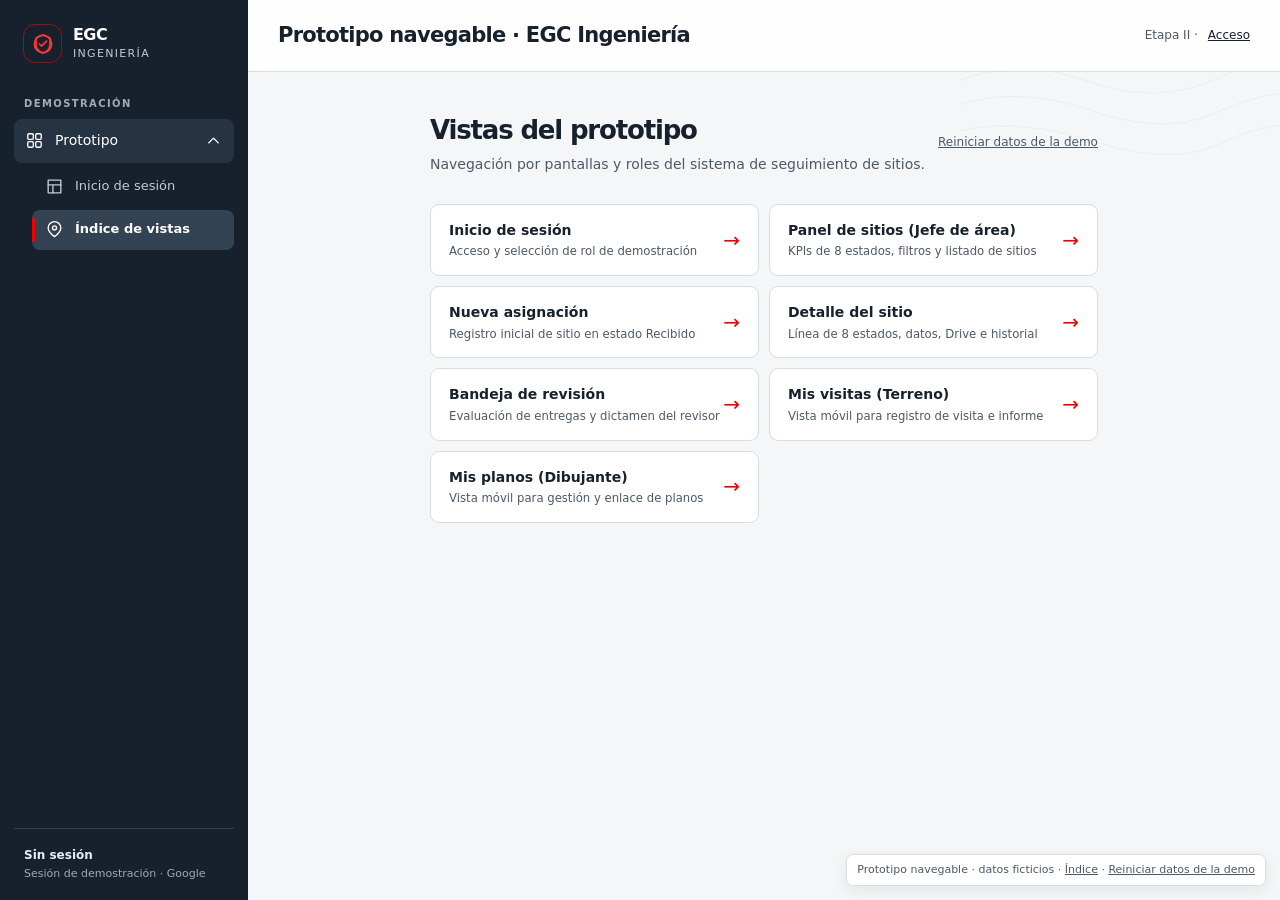
<file: index.html>
<!doctype html>
<html lang="es">
<head>
  <meta charset="utf-8">
  <meta name="viewport" content="width=device-width, initial-scale=1">
  <meta name="theme-color" content="#17212d">
  <title>Índice del prototipo · EGC Ingeniería</title>
  <link rel="stylesheet" href="styles.css">
  <script type="module" src="app.js"></script>
</head>
<body>
  <div class="app">
    <aside class="side"></aside>

    <div class="main">
      <header class="top">
        <h1>Prototipo navegable · EGC Ingeniería</h1>
        <div class="u">Etapa II · <a href="login.html">Acceso</a></div>
      </header>

      <main class="index-page">
        <div class="index-heading">
          <div>
            <h1>Vistas del prototipo</h1>
            <p>Navegación por pantallas y roles del sistema de seguimiento de sitios.</p>
          </div>
        </div>

        <div class="index-grid">
          <a class="index-link" href="login.html">
            <div>
              <strong>Inicio de sesión</strong>
              <small>Acceso y selección de rol de demostración</small>
            </div>
            <span class="index-arrow" aria-hidden="true">→</span>
          </a>

          <a class="index-link" href="panel.html?rol=jefe">
            <div>
              <strong>Panel de sitios (Jefe de área)</strong>
              <small>KPIs de 8 estados, filtros y listado de sitios</small>
            </div>
            <span class="index-arrow" aria-hidden="true">→</span>
          </a>

          <a class="index-link" href="asignacion.html?rol=jefe">
            <div>
              <strong>Nueva asignación</strong>
              <small>Registro inicial de sitio en estado Recibido</small>
            </div>
            <span class="index-arrow" aria-hidden="true">→</span>
          </a>

          <a class="index-link" href="detalle.html?rol=jefe">
            <div>
              <strong>Detalle del sitio</strong>
              <small>Línea de 8 estados, datos, Drive e historial</small>
            </div>
            <span class="index-arrow" aria-hidden="true">→</span>
          </a>

          <a class="index-link" href="revisor.html?rol=revisor">
            <div>
              <strong>Bandeja de revisión</strong>
              <small>Evaluación de entregas y dictamen del revisor</small>
            </div>
            <span class="index-arrow" aria-hidden="true">→</span>
          </a>

          <a class="index-link" href="terreno.html?rol=terreno">
            <div>
              <strong>Mis visitas (Terreno)</strong>
              <small>Vista móvil para registro de visita e informe</small>
            </div>
            <span class="index-arrow" aria-hidden="true">→</span>
          </a>

          <a class="index-link" href="dibujante.html?rol=dibujante">
            <div>
              <strong>Mis planos (Dibujante)</strong>
              <small>Vista móvil para gestión y enlace de planos</small>
            </div>
            <span class="index-arrow" aria-hidden="true">→</span>
          </a>
        </div>
      </main>
    </div>
  </div>

  <div class="demo">Prototipo navegable · datos ficticios · <a href="index.html"><u>Índice</u></a></div>
</body>
</html>
</file>
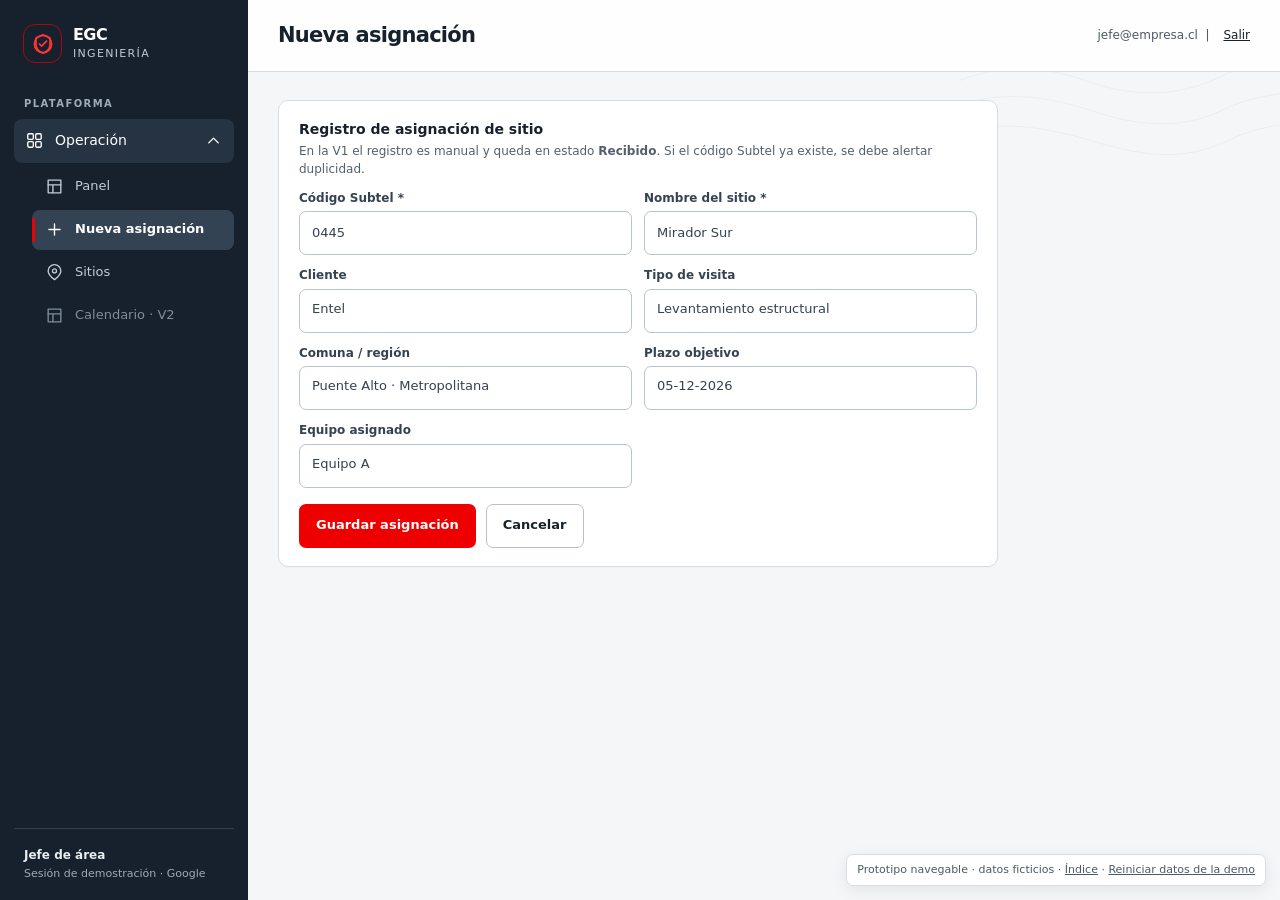
<file: asignacion.html>
<!doctype html>
<html lang="es">
<head>
  <meta charset="utf-8">
  <meta name="viewport" content="width=device-width, initial-scale=1">
  <meta name="theme-color" content="#17212d">
  <title>Nueva asignación · EGC Ingeniería</title>
  <link rel="stylesheet" href="styles.css">
  <script type="module" src="app.js"></script>
</head>
<body>
  <div class="app">
    <aside class="side"></aside>

    <div class="main">
      <header class="top">
        <h1>Nueva asignación</h1>
        <div class="u">jefe@empresa.cl &nbsp;|&nbsp; <a href="login.html">Salir</a></div>
      </header>

      <main class="content">
        <div class="card" style="max-width:720px">
          <b>Registro de asignación de sitio</b>
          <p style="font-size:12px;color:#52606d;margin-top:4px">
            En la V1 el registro es manual y queda en estado <b>Recibido</b>. Si el código Subtel ya existe, se debe alertar duplicidad.
          </p>

          <form id="form-asignacion" novalidate>
          <div style="display:grid;grid-template-columns:repeat(auto-fit,minmax(220px,1fr));gap:12px;margin-top:12px">
            <div>
              <label for="codigo" style="display:block;font-size:12px;margin-bottom:4px">Código Subtel *</label>
              <input class="in" id="codigo" name="codigo" type="text" value="0445" autocomplete="off" inputmode="numeric" aria-describedby="aviso-duplicado" style="width:100%">
            </div>
            <div>
              <label for="nombre" style="display:block;font-size:12px;margin-bottom:4px">Nombre del sitio *</label>
              <input class="in" id="nombre" name="nombre" type="text" value="Mirador Sur" autocomplete="off" style="width:100%">
            </div>
            <div>
              <label style="display:block;font-size:12px;margin-bottom:4px">Cliente</label>
              <div class="in">Entel</div>
            </div>
            <div>
              <label style="display:block;font-size:12px;margin-bottom:4px">Tipo de visita</label>
              <div class="in">Levantamiento estructural</div>
            </div>
            <div>
              <label style="display:block;font-size:12px;margin-bottom:4px">Comuna / región</label>
              <div class="in">Puente Alto · Metropolitana</div>
            </div>
            <div>
              <label style="display:block;font-size:12px;margin-bottom:4px">Plazo objetivo</label>
              <div class="in">05-12-2026</div>
            </div>
            <div>
              <label style="display:block;font-size:12px;margin-bottom:4px">Equipo asignado</label>
              <div class="in">Equipo A</div>
            </div>
          </div>

          <div id="aviso-duplicado" class="warn" role="alert" aria-live="polite" hidden style="margin-top:14px"></div>

          <div style="display:flex;gap:10px;margin-top:16px;flex-wrap:wrap">
            <button class="btn" type="submit" id="guardar">Guardar asignación</button>
            <a class="btn g" href="panel.html">Cancelar</a>
          </div>
          </form>
        </div>
      </main>
    </div>
  </div>

  <div class="demo">Prototipo navegable · datos ficticios · <a href="index.html"><u>Índice</u></a></div>
</body>
</html>
</file>
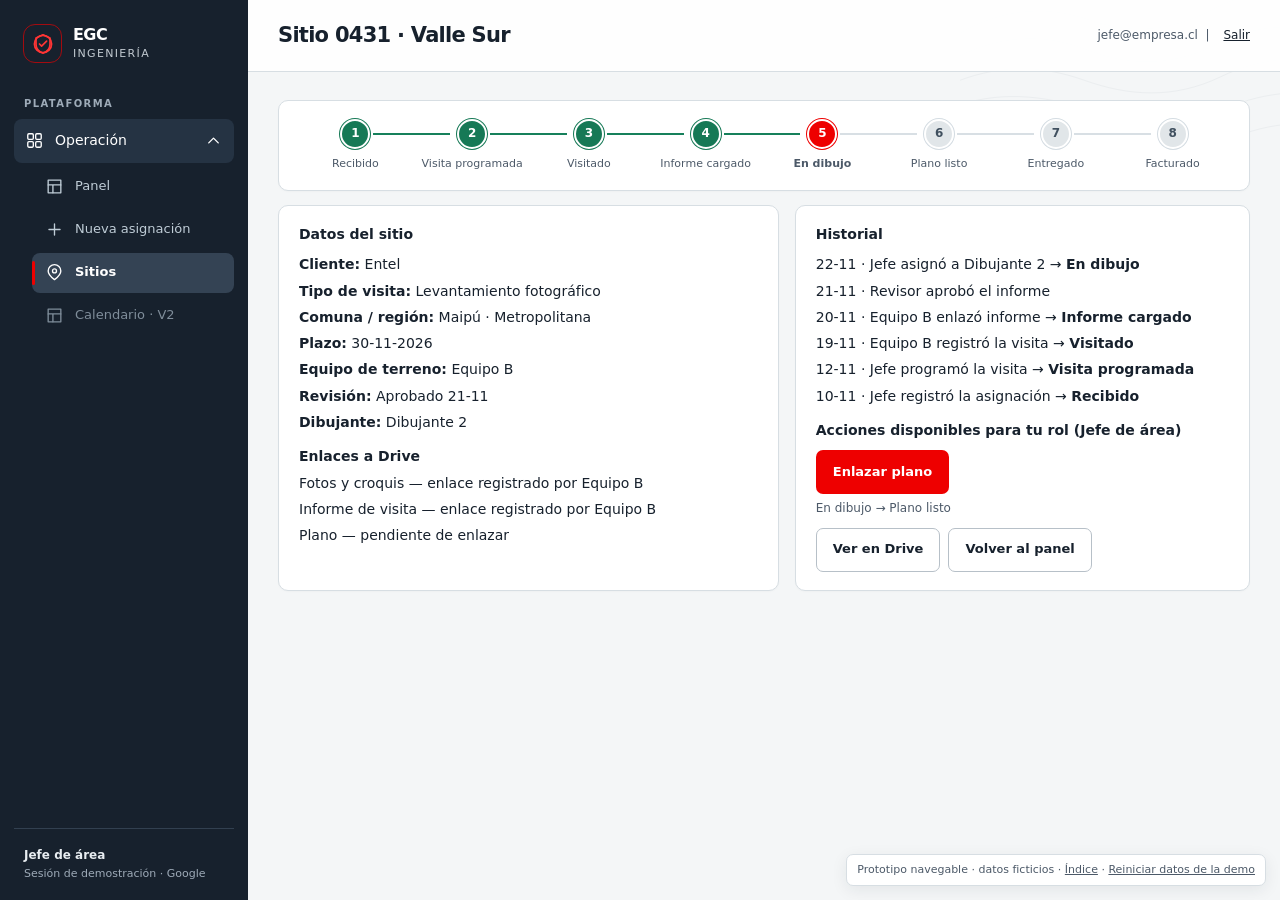
<file: detalle.html>
<!doctype html>
<html lang="es">
<head>
  <meta charset="utf-8">
  <meta name="viewport" content="width=device-width, initial-scale=1">
  <meta name="theme-color" content="#17212d">
  <title>Detalle del sitio · EGC Ingeniería</title>
  <link rel="stylesheet" href="styles.css">
  <script type="module" src="app.js"></script>
</head>
<body>
  <div class="app">
    <aside class="side"></aside>

    <div class="main">
      <header class="top">
        <h1>Sitio 0431 · Valle Sur</h1>
        <div class="u">&nbsp;</div>
      </header>

      <main class="content">
        <div class="card mb-3">
          <div class="steps" id="detalle-pasos" aria-label="Progreso de 8 estados del sitio"></div>
        </div>

        <div class="grid2">
          <div class="card" id="detalle-datos"></div>
          <div class="card" id="detalle-historial"></div>
        </div>
      </main>
    </div>
  </div>

  <div class="demo">Prototipo navegable · datos ficticios · <a href="index.html"><u>Índice</u></a></div>
</body>
</html>
</file>
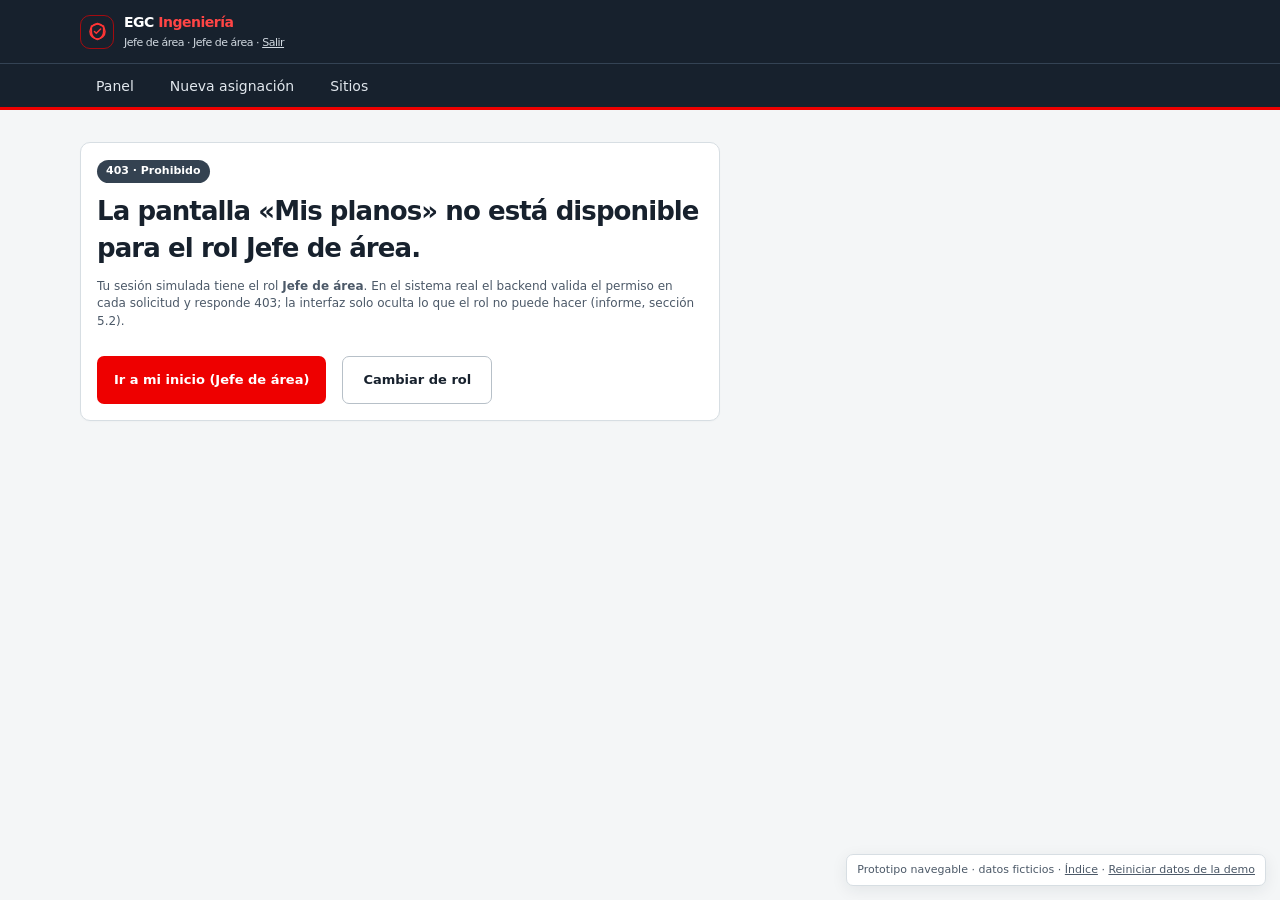
<file: dibujante.html>
<!doctype html>
<html lang="es">
<head>
  <meta charset="utf-8">
  <meta name="viewport" content="width=device-width, initial-scale=1">
  <meta name="theme-color" content="#17212d">
  <title>Mis planos · Dibujante · EGC Ingeniería</title>
  <link rel="stylesheet" href="styles.css">
  <script type="module" src="app.js"></script>
</head>
<body>
  <div class="mov">
    <div class="bar">Dibujante · Dibujante 2 · <a href="login.html">Salir</a></div>

    <main class="cuerpo">
      <h2>Asignaciones de dibujo</h2>

      <div class="card">
        <p class="text-sm text-muted">
          Trabaja sobre sitios asignados y enlaza el plano finalizado para avanzar a <b>Plano listo</b>.
        </p>
      </div>

      <div class="lista-sitios" data-lista></div>
    </main>
  </div>

  <div class="demo">Prototipo navegable · datos ficticios · <a href="index.html"><u>Índice</u></a></div>
</body>
</html>
</file>
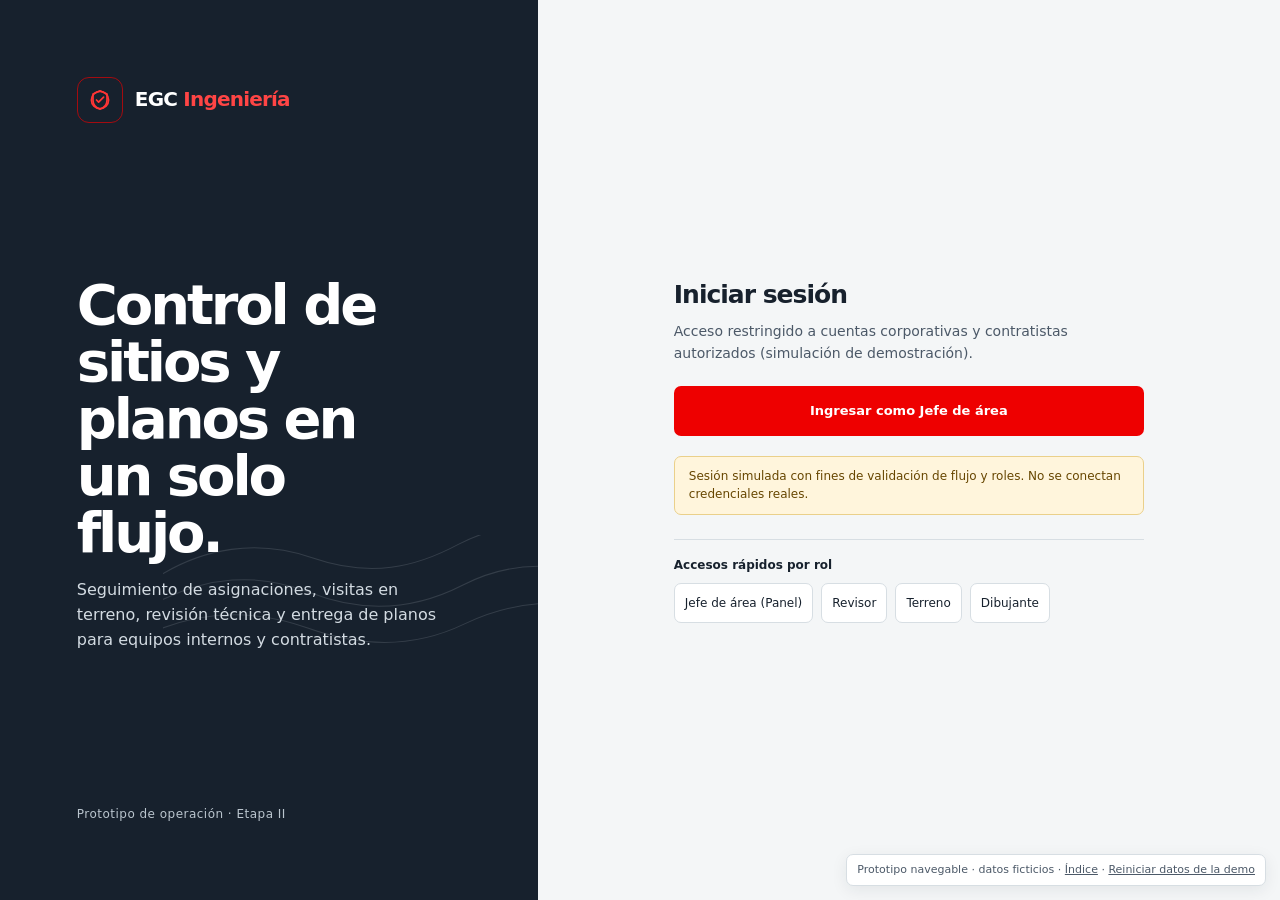
<file: login.html>
<!doctype html>
<html lang="es">
<head>
  <meta charset="utf-8">
  <meta name="viewport" content="width=device-width, initial-scale=1">
  <meta name="theme-color" content="#17212d">
  <title>Iniciar sesión · EGC Ingeniería</title>
  <link rel="stylesheet" href="styles.css">
  <script type="module" src="app.js"></script>
</head>
<body>
  <div class="login">
    <section class="login-story" aria-label="Información de EGC Ingeniería">
      <div class="login-brand">
        <span class="brand-mark" aria-hidden="true">
          <svg viewBox="0 0 24 24" fill="none" stroke="currentColor" stroke-width="1.7" stroke-linecap="round" stroke-linejoin="round">
            <path d="M12 2.8 19 6v6.2c0 4.4-2.9 7.4-7 9-4.1-1.6-7-4.6-7-9V6z"/>
            <path d="m8.5 12 2.1 2.1 5-5"/>
            <circle cx="12" cy="12" r="8.6"/>
          </svg>
        </span>
        <span>EGC <em>Ingeniería</em></span>
      </div>

      <div class="login-story-copy">
        <h1>Control de sitios y planos en un solo flujo.</h1>
        <p>Seguimiento de asignaciones, visitas en terreno, revisión técnica y entrega de planos para equipos internos y contratistas.</p>
      </div>

      <div class="login-story-meta">Prototipo de operación · Etapa II</div>
    </section>

    <main class="login-panel">
      <div class="login-box">
        <h2>Iniciar sesión</h2>
        <p>Acceso restringido a cuentas corporativas y contratistas autorizados (simulación de demostración).</p>

        <a class="btn" href="panel.html?rol=jefe">Ingresar como Jefe de área</a>

        <div class="warn">
          Sesión simulada con fines de validación de flujo y roles. No se conectan credenciales reales.
        </div>

        <div class="demo-roles">
          <strong>Accesos rápidos por rol</strong>
          <div class="role-links">
            <a href="panel.html?rol=jefe">Jefe de área (Panel)</a>
            <a href="revisor.html?rol=revisor">Revisor</a>
            <a href="terreno.html?rol=terreno">Terreno</a>
            <a href="dibujante.html?rol=dibujante">Dibujante</a>
          </div>
        </div>
      </div>
    </main>
  </div>

  <div class="demo">Prototipo navegable · datos ficticios · <a href="index.html"><u>Índice</u></a></div>
</body>
</html>
</file>
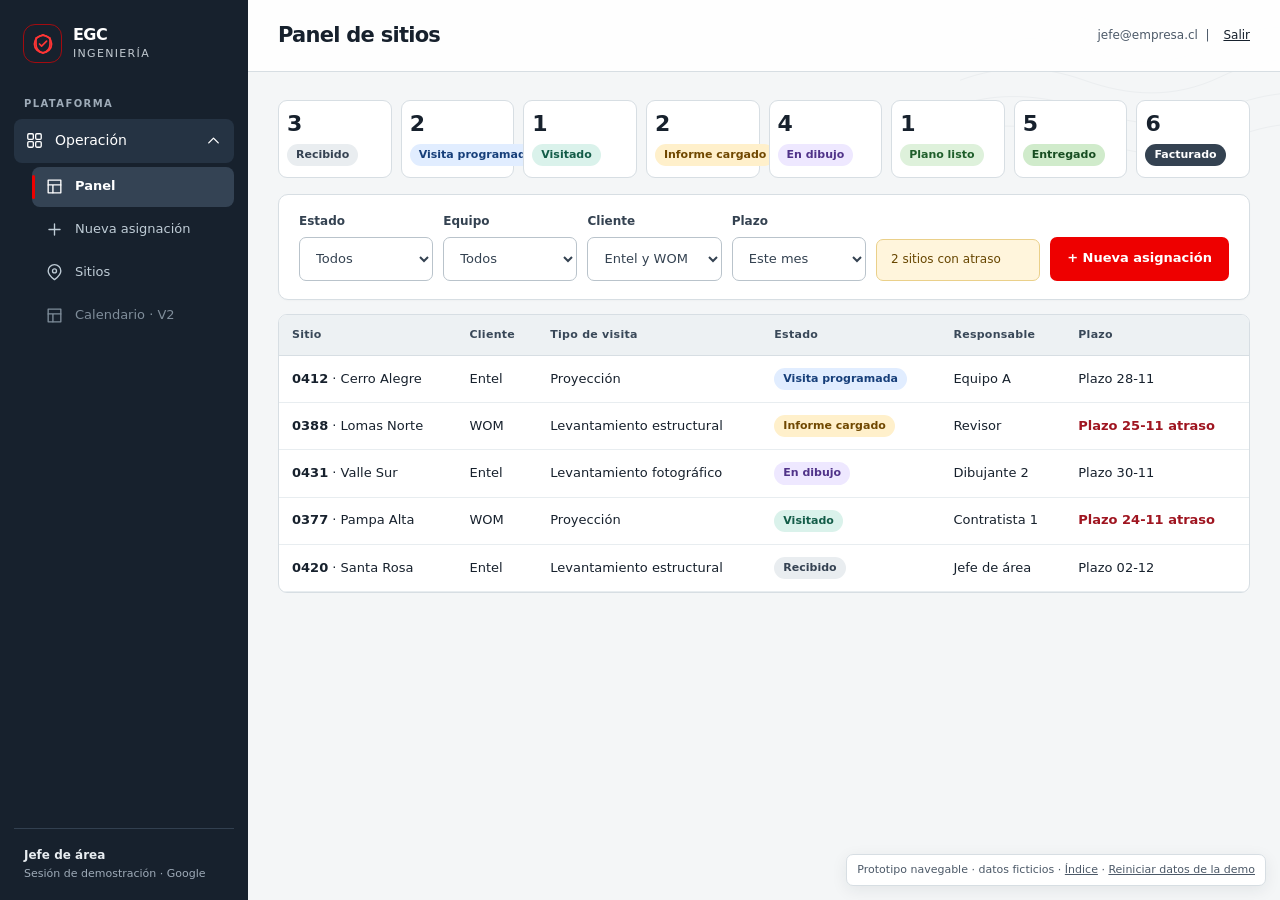
<file: panel.html>
<!doctype html>
<html lang="es">
<head>
  <meta charset="utf-8">
  <meta name="viewport" content="width=device-width, initial-scale=1">
  <meta name="theme-color" content="#17212d">
  <title>Panel de sitios · EGC Ingeniería</title>
  <link rel="stylesheet" href="styles.css">
  <script type="module" src="app.js"></script>
</head>
<body>
  <div class="app">
    <aside class="side"></aside>

    <div class="main">
      <header class="top">
        <h1>Panel de sitios</h1>
        <div class="u">jefe@empresa.cl &nbsp;|&nbsp; <a href="login.html">Salir</a></div>
      </header>

      <main class="content">
        <section class="kpis" aria-label="Estados del sitio">
          <div class="kpi"><b>3</b><span class="chip s1">Recibido</span></div>
          <div class="kpi"><b>2</b><span class="chip s2">Visita programada</span></div>
          <div class="kpi"><b>1</b><span class="chip s3">Visitado</span></div>
          <div class="kpi"><b>2</b><span class="chip s4">Informe cargado</span></div>
          <div class="kpi"><b>4</b><span class="chip s5">En dibujo</span></div>
          <div class="kpi"><b>1</b><span class="chip s6">Plano listo</span></div>
          <div class="kpi"><b>5</b><span class="chip s7">Entregado</span></div>
          <div class="kpi"><b>6</b><span class="chip s8">Facturado</span></div>
        </section>

        <div class="card filtros">
          <div>
            <label for="filtro-estado">Estado</label>
            <select id="filtro-estado" class="in">
              <option>Todos</option>
              <option>Recibido</option>
              <option>Visita programada</option>
              <option>Visitado</option>
              <option>Informe cargado</option>
              <option>En dibujo</option>
              <option>Plano listo</option>
              <option>Entregado</option>
              <option>Facturado</option>
            </select>
          </div>
          <div>
            <label for="filtro-equipo">Equipo</label>
            <select id="filtro-equipo" class="in">
              <option>Todos</option>
              <option>Equipo A</option>
              <option>Equipo B</option>
              <option>Contratista 1</option>
              <option>Dibujante 2</option>
              <option>Revisor</option>
            </select>
          </div>
          <div>
            <label for="filtro-cliente">Cliente</label>
            <select id="filtro-cliente" class="in">
              <option>Entel y WOM</option>
              <option>Entel</option>
              <option>WOM</option>
            </select>
          </div>
          <div>
            <label for="filtro-plazo">Plazo</label>
            <select id="filtro-plazo" class="in">
              <option>Este mes</option>
              <option>Esta semana</option>
              <option>Todos</option>
            </select>
          </div>
          <div class="warn">2 sitios con atraso</div>
          <a class="btn" href="asignacion.html">+ Nueva asignación</a>
        </div>

        <table class="res">
          <thead>
            <tr>
              <th>Sitio</th>
              <th>Cliente</th>
              <th>Tipo de visita</th>
              <th>Estado</th>
              <th>Responsable</th>
              <th>Plazo</th>
            </tr>
          </thead>
          <tbody></tbody>
        </table>
      </main>
    </div>
  </div>

  <div class="demo">Prototipo navegable · datos ficticios · <a href="index.html"><u>Índice</u></a></div>
</body>
</html>
</file>
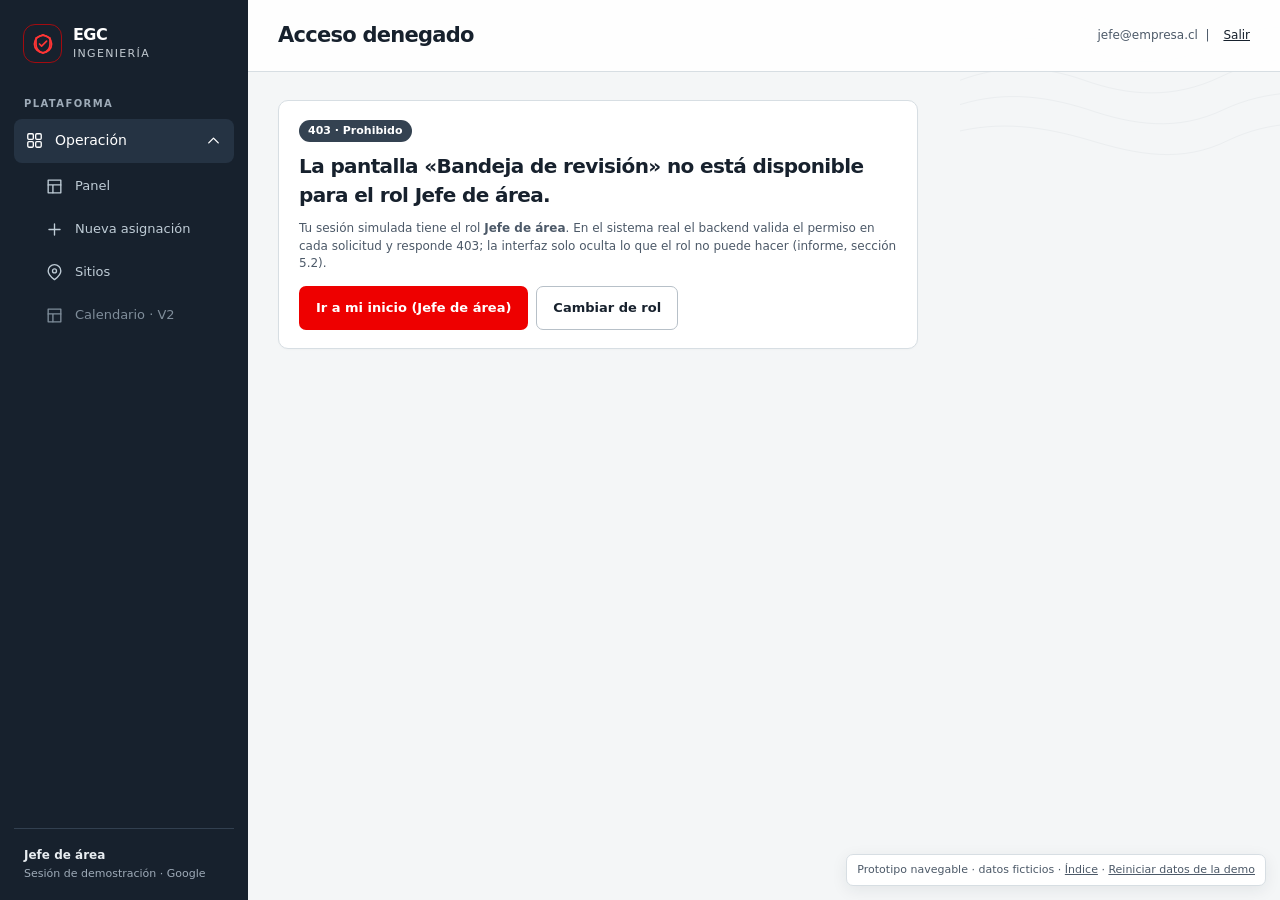
<file: revisor.html>
<!doctype html>
<html lang="es">
<head>
  <meta charset="utf-8">
  <meta name="viewport" content="width=device-width, initial-scale=1">
  <meta name="theme-color" content="#17212d">
  <title>Bandeja de revisión · EGC Ingeniería</title>
  <link rel="stylesheet" href="styles.css">
  <script type="module" src="app.js"></script>
</head>
<body>
  <div class="app">
    <aside class="side"></aside>

    <div class="main">
      <header class="top">
        <h1>Bandeja de revisión</h1>
        <div class="u">revisor@empresa.cl &nbsp;|&nbsp; <a href="login.html">Salir</a></div>
      </header>

      <main class="content">
        <div class="card filtros">
          <div><b style="font-size:20px">2</b><br>listos para revisar</div>
          <div><b style="font-size:20px">1</b><br>incompleto</div>
          <div style="flex:1"></div>
          <div style="font-size:12px;color:#52606d;max-width:360px">
            Solo aparecen como «listos» los sitios con informe, croquis y plano cargados. No hace falta preguntar a terreno ni a dibujantes.
          </div>
        </div>

        <table class="res">
          <thead>
            <tr>
              <th>Sitio</th>
              <th class="hm">Cliente</th>
              <th>Contenido</th>
              <th>Completitud</th>
              <th>Acción</th>
            </tr>
          </thead>
          <tbody>
            <tr>
              <td><b>0388</b> · Lomas Norte</td>
              <td class="hm">WOM</td>
              <td>Informe, croquis y plano</td>
              <td>100 %</td>
              <td><a class="btn" href="#resultado-revision">Revisar</a></td>
            </tr>
            <tr>
              <td><b>0431</b> · Valle Sur</td>
              <td class="hm">Entel</td>
              <td>Informe y croquis</td>
              <td>100 %</td>
              <td><a class="btn" href="#resultado-revision">Revisar</a></td>
            </tr>
            <tr>
              <td><b>0377</b> · Pampa Alta</td>
              <td class="hm">WOM</td>
              <td>Falta croquis</td>
              <td>60 %</td>
              <td class="waiting">Esperando información</td>
            </tr>
          </tbody>
        </table>

        <div class="card" id="resultado-revision" style="margin-top:12px">
          <b>Resultado de la revisión</b> <span style="color:#52606d;font-size:12px">(sitio 0388 · Lomas Norte)</span>
          <div style="display:flex;gap:10px;margin-top:8px;flex-wrap:wrap">
            <a class="btn ok" href="#resultado-revision">Aprobar</a>
            <a class="btn g" href="#resultado-revision">Registrar observación</a>
            <div class="in" style="flex:1;min-width:200px">Comentario: el croquis no coincide con el informe en el acceso&hellip;</div>
          </div>
        </div>
      </main>
    </div>
  </div>

  <div class="demo">Prototipo navegable · datos ficticios · <a href="index.html"><u>Índice</u></a></div>
</body>
</html>
</file>
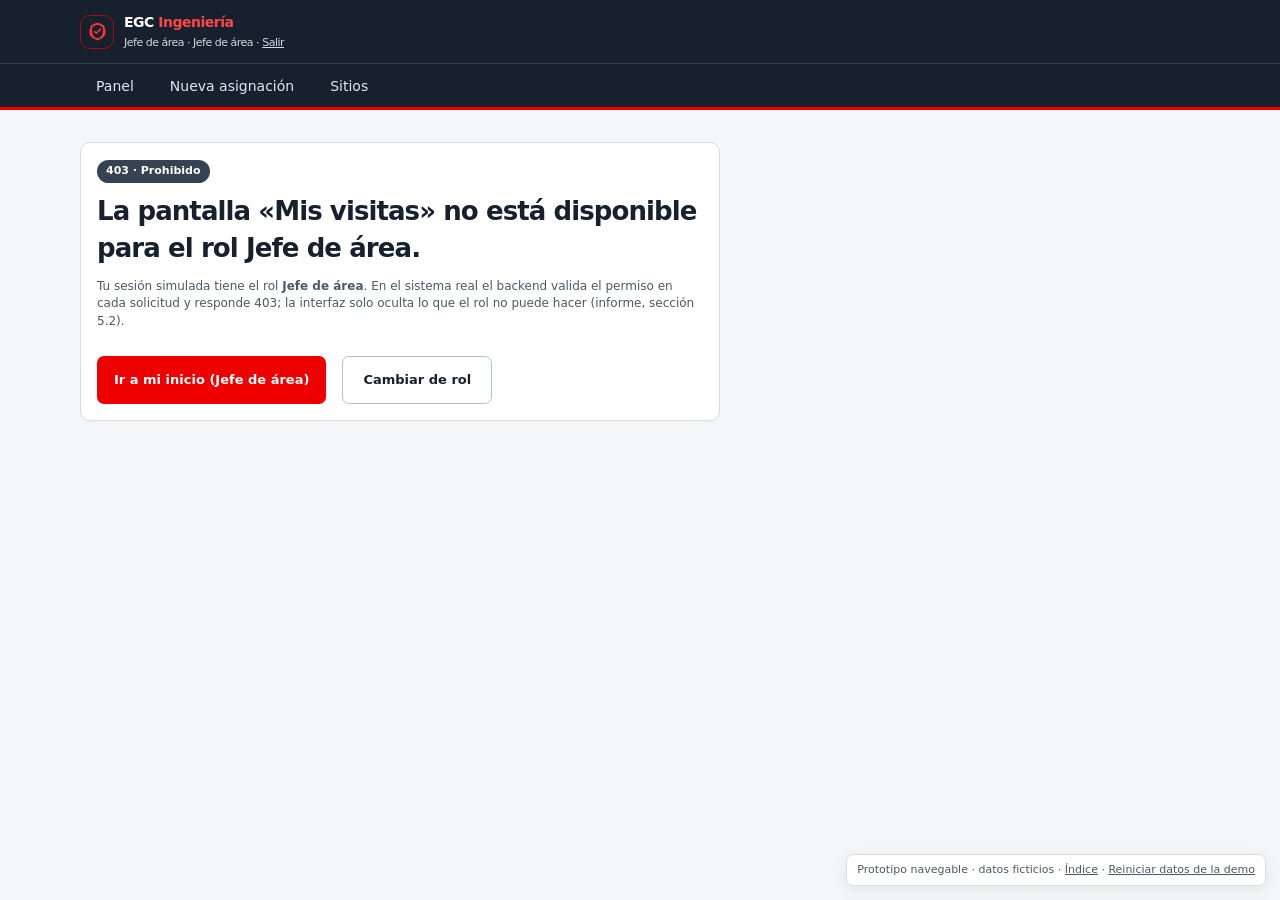
<file: terreno.html>
<!doctype html>
<html lang="es">
<head>
  <meta charset="utf-8">
  <meta name="viewport" content="width=device-width, initial-scale=1">
  <meta name="theme-color" content="#17212d">
  <title>Mis visitas · Terreno · EGC Ingeniería</title>
  <link rel="stylesheet" href="styles.css">
  <script type="module" src="app.js"></script>
</head>
<body>
  <div class="mov">
    <div class="bar">Terreno · Equipo A · <a href="login.html">Salir</a></div>

    <main class="cuerpo">
      <h2>Mis visitas de la semana</h2>

      <div class="card">
        <p class="text-sm text-muted">
          Registra la visita (<b>Visitado</b>) y enlaza fotos e informe en Drive (<b>Informe cargado</b>).
        </p>
      </div>

      <div class="lista-sitios" data-lista></div>
    </main>
  </div>

  <div class="demo">Prototipo navegable · datos ficticios · <a href="index.html"><u>Índice</u></a></div>
</body>
</html>
</file>
<file: styles.css>
/* Punto de entrada modular CSS · EGC Ingeniería */
@import url("styles/reset.css");
@import url("styles/tokens.css");
@import url("styles/base.css");
@import url("styles/layout.css");
@import url("styles/components.css");
@import url("styles/pages.css");
@import url("styles/utilities.css");
@import url("styles/responsive.css");
@import url("styles/accessibility.css");
</file>
